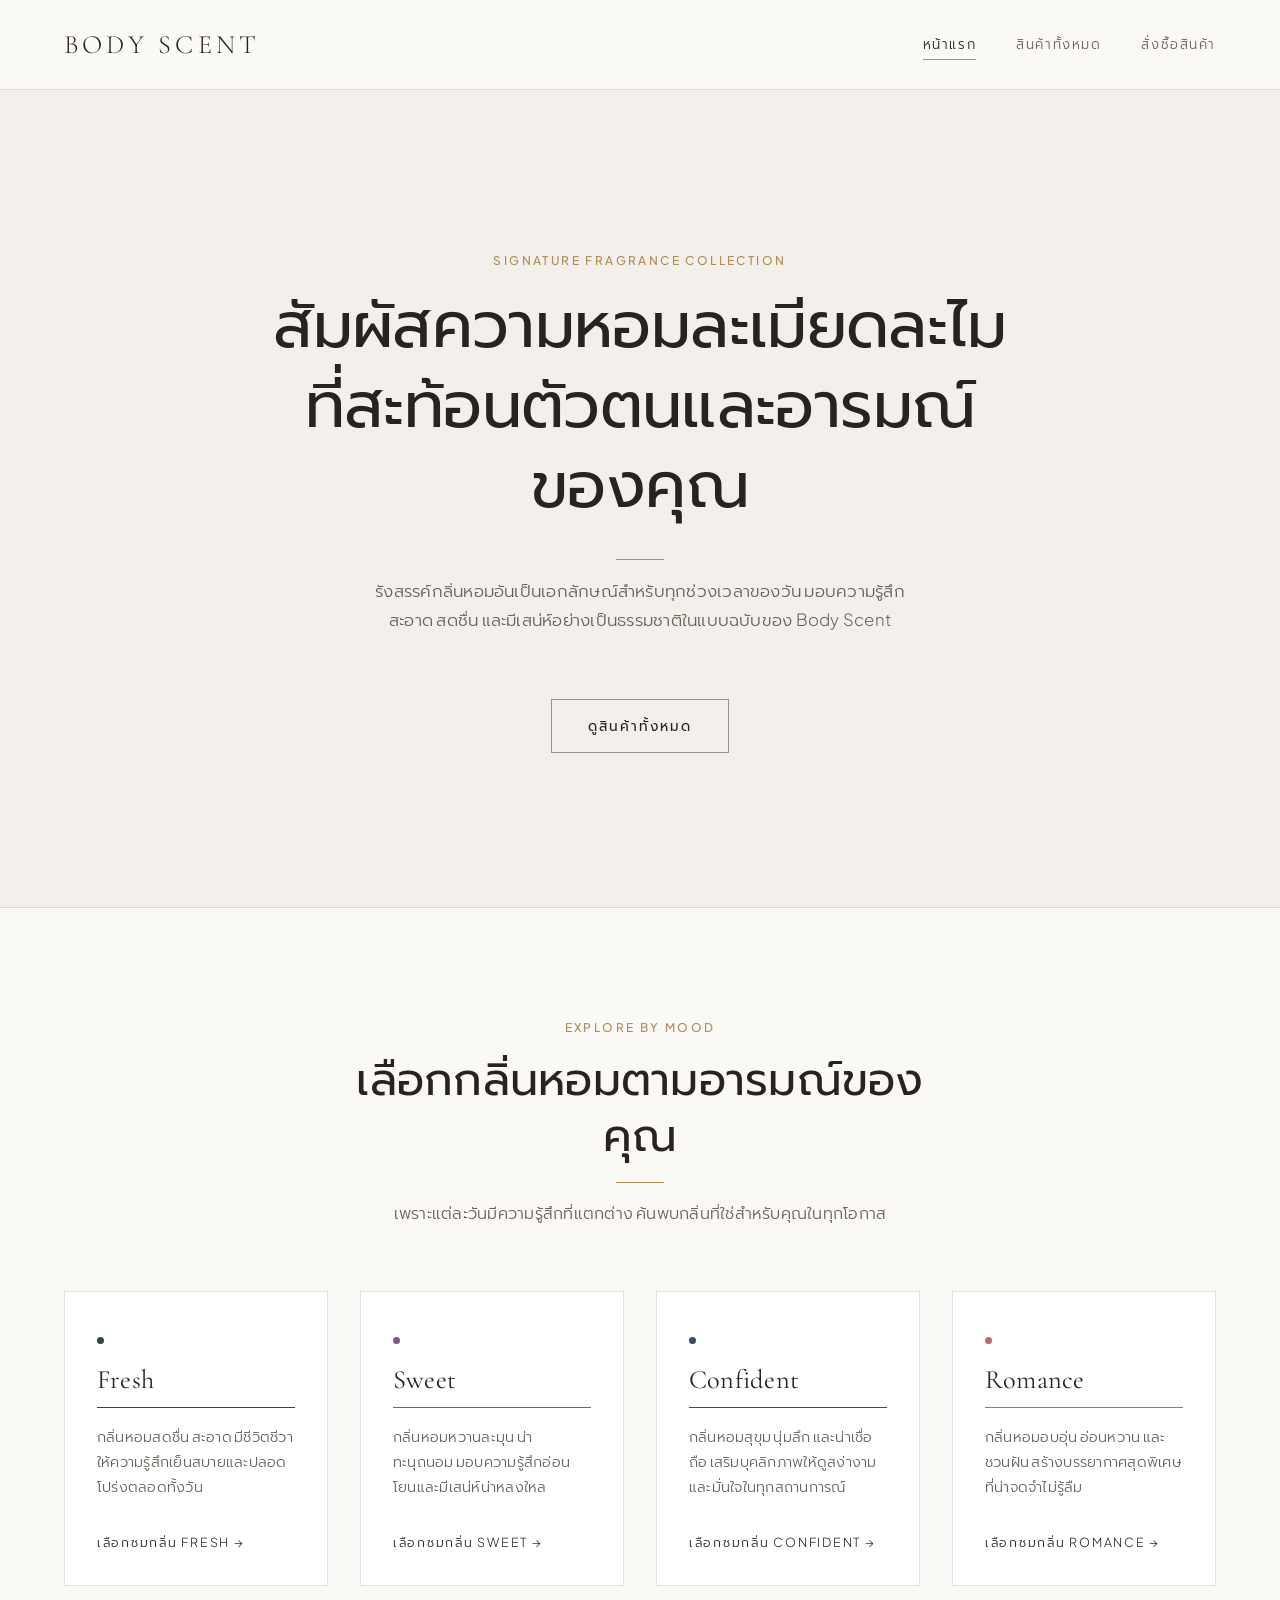
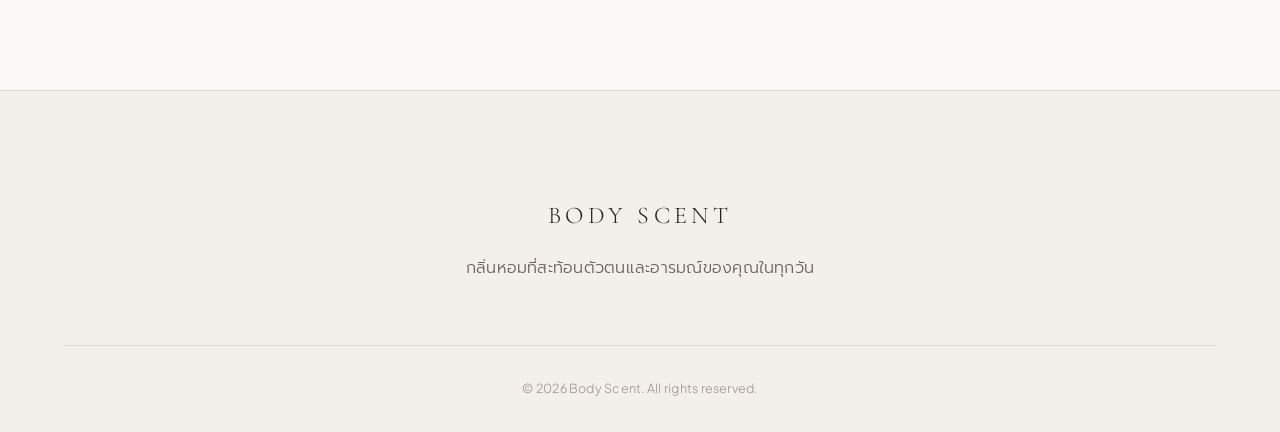
<file: landing_page/index.html>
<!DOCTYPE html>
<html lang="th">
<head>
  <meta charset="UTF-8">
  <meta name="viewport" content="width=device-width, initial-scale=1.0">
  <title>Body Scent — กลิ่นหอมที่สะท้อนตัวตนและอารมณ์ของคุณ</title>
  <link rel="stylesheet" href="style.css">
  <style>
    /* ปรับแต่งเฉพาะหน้า index.html ให้ Hero เต็มจอและการ์ด 4 Mood เรียบหรู */
    .hero--fullscreen {
      min-height: calc(100vh - 82px);
      display: flex;
      align-items: center;
      justify-content: center;
      text-align: center;
      background-color: var(--bg-secondary);
      border-bottom: 1px solid var(--border-light);
      padding: var(--space-xl) 0;
    }

    .hero-inner {
      max-width: 780px;
      margin: 0 auto;
    }

    .hero-inner h1 {
      margin-bottom: var(--space-md);
      font-weight: 400;
    }

    .hero-inner p {
      max-width: 560px;
      margin: 0 auto var(--space-lg);
      font-size: 1.05rem;
    }

    .mood-grid {
      display: grid;
      grid-template-columns: repeat(4, 1fr);
      gap: var(--space-md);
    }

    .mood-card {
      display: flex;
      flex-direction: column;
      justify-content: space-between;
      background-color: var(--bg-surface);
      border: 1px solid var(--border-light);
      padding: var(--space-md);
      transition: var(--transition-smooth);
    }

    .mood-card:hover {
      border-color: var(--accent-gold);
      transform: translateY(-4px);
    }

    .mood-card-header {
      margin-bottom: var(--space-sm);
    }

    .mood-card-title {
      font-family: var(--font-serif);
      font-size: 1.65rem;
      margin-top: 0.75rem;
      padding-bottom: 0.6rem;
      border-bottom: 1px solid var(--border-light);
      position: relative;
    }

    .mood-card[data-mood="fresh"] .mood-card-title {
      border-bottom-color: var(--mood-fresh);
    }

    .mood-card[data-mood="sweet"] .mood-card-title {
      border-bottom-color: var(--mood-sweet);
    }

    .mood-card[data-mood="confident"] .mood-card-title {
      border-bottom-color: var(--mood-confident);
    }

    .mood-card[data-mood="romance"] .mood-card-title {
      border-bottom-color: var(--mood-romance);
    }

    .mood-card-desc {
      font-size: 0.9rem;
      color: var(--text-secondary);
      margin-bottom: var(--space-md);
    }

    .mood-card-link {
      font-size: 0.78rem;
      letter-spacing: 0.14em;
      text-transform: uppercase;
      color: var(--text-primary);
      display: inline-flex;
      align-items: center;
      gap: 0.4rem;
    }

    .mood-card:hover .mood-card-link {
      color: var(--accent-gold);
    }

    @media (max-width: 960px) {
      .mood-grid {
        grid-template-columns: repeat(2, 1fr);
      }
    }

    @media (max-width: 640px) {
      .mood-grid {
        grid-template-columns: 1fr;
      }
    }
  </style>
</head>
<body>

  <!-- Navigation -->
  <header class="navbar">
    <div class="container">
      <a href="index.html" class="brand-logo">Body Scent</a>
      <nav class="nav-links">
        <a href="index.html" class="active">หน้าแรก</a>
        <a href="product.html">สินค้าทั้งหมด</a>
        <a href="order.html">สั่งซื้อสินค้า</a>
      </nav>
    </div>
  </header>

  <!-- Fullscreen Hero Section -->
  <section class="hero--fullscreen">
    <div class="container">
      <div class="hero-inner">
        <span class="eyebrow">Signature Fragrance Collection</span>
        <h1>สัมผัสความหอมละเมียดละไม ที่สะท้อนตัวตนและอารมณ์ของคุณ</h1>
        <div class="divider-gold"></div>
        <p>
          รังสรรค์กลิ่นหอมอันเป็นเอกลักษณ์สำหรับทุกช่วงเวลาของวัน 
          มอบความรู้สึกสะอาด สดชื่น และมีเสน่ห์อย่างเป็นธรรมชาติในแบบฉบับของ Body Scent
        </p>
        <a href="product.html" class="btn">ดูสินค้าทั้งหมด</a>
      </div>
    </div>
  </section>

  <!-- 4 Moods Section -->
  <section class="section">
    <div class="container">
      <div class="section-header">
        <span class="eyebrow">Explore By Mood</span>
        <h2>เลือกกลิ่นหอมตามอารมณ์ของคุณ</h2>
        <div class="divider-gold"></div>
        <p>เพราะแต่ละวันมีความรู้สึกที่แตกต่าง ค้นพบกลิ่นที่ใช่สำหรับคุณในทุกโอกาส</p>
      </div>

      <div class="mood-grid">
        <!-- Fresh -->
        <a href="product.html?mood=fresh" class="mood-card" data-mood="fresh">
          <div>
            <div class="mood-card-header">
              <span class="mood-dot mood-dot--fresh"></span>
              <h3 class="mood-card-title">Fresh</h3>
            </div>
            <p class="mood-card-desc">
              กลิ่นหอมสดชื่น สะอาด มีชีวิตชีวา ให้ความรู้สึกเย็นสบายและปลอดโปร่งตลอดทั้งวัน
            </p>
          </div>
          <span class="mood-card-link">เลือกชมกลิ่น Fresh &rarr;</span>
        </a>

        <!-- Sweet -->
        <a href="product.html?mood=sweet" class="mood-card" data-mood="sweet">
          <div>
            <div class="mood-card-header">
              <span class="mood-dot mood-dot--sweet"></span>
              <h3 class="mood-card-title">Sweet</h3>
            </div>
            <p class="mood-card-desc">
              กลิ่นหอมหวานละมุน น่าทะนุถนอม มอบความรู้สึกอ่อนโยนและมีเสน่ห์น่าหลงใหล
            </p>
          </div>
          <span class="mood-card-link">เลือกชมกลิ่น Sweet &rarr;</span>
        </a>

        <!-- Confident -->
        <a href="product.html?mood=confident" class="mood-card" data-mood="confident">
          <div>
            <div class="mood-card-header">
              <span class="mood-dot mood-dot--confident"></span>
              <h3 class="mood-card-title">Confident</h3>
            </div>
            <p class="mood-card-desc">
              กลิ่นหอมสุขุม นุ่มลึก และน่าเชื่อถือ เสริมบุคลิกภาพให้ดูสง่างามและมั่นใจในทุกสถานการณ์
            </p>
          </div>
          <span class="mood-card-link">เลือกชมกลิ่น Confident &rarr;</span>
        </a>

        <!-- Romance -->
        <a href="product.html?mood=romance" class="mood-card" data-mood="romance">
          <div>
            <div class="mood-card-header">
              <span class="mood-dot mood-dot--romance"></span>
              <h3 class="mood-card-title">Romance</h3>
            </div>
            <p class="mood-card-desc">
              กลิ่นหอมอบอุ่น อ่อนหวาน และชวนฝัน สร้างบรรยากาศสุดพิเศษที่น่าจดจำไม่รู้ลืม
            </p>
          </div>
          <span class="mood-card-link">เลือกชมกลิ่น Romance &rarr;</span>
        </a>
      </div>
    </div>
  </section>

  <!-- Footer -->
  <footer class="footer">
    <div class="container">
      <div class="footer-logo">Body Scent</div>
      <p>กลิ่นหอมที่สะท้อนตัวตนและอารมณ์ของคุณในทุกวัน</p>
      <div class="footer-copy">
        &copy; 2026 Body Scent. All rights reserved.
      </div>
    </div>
  </footer>

  <script src="script.js"></script>
</body>
</html>
</file>
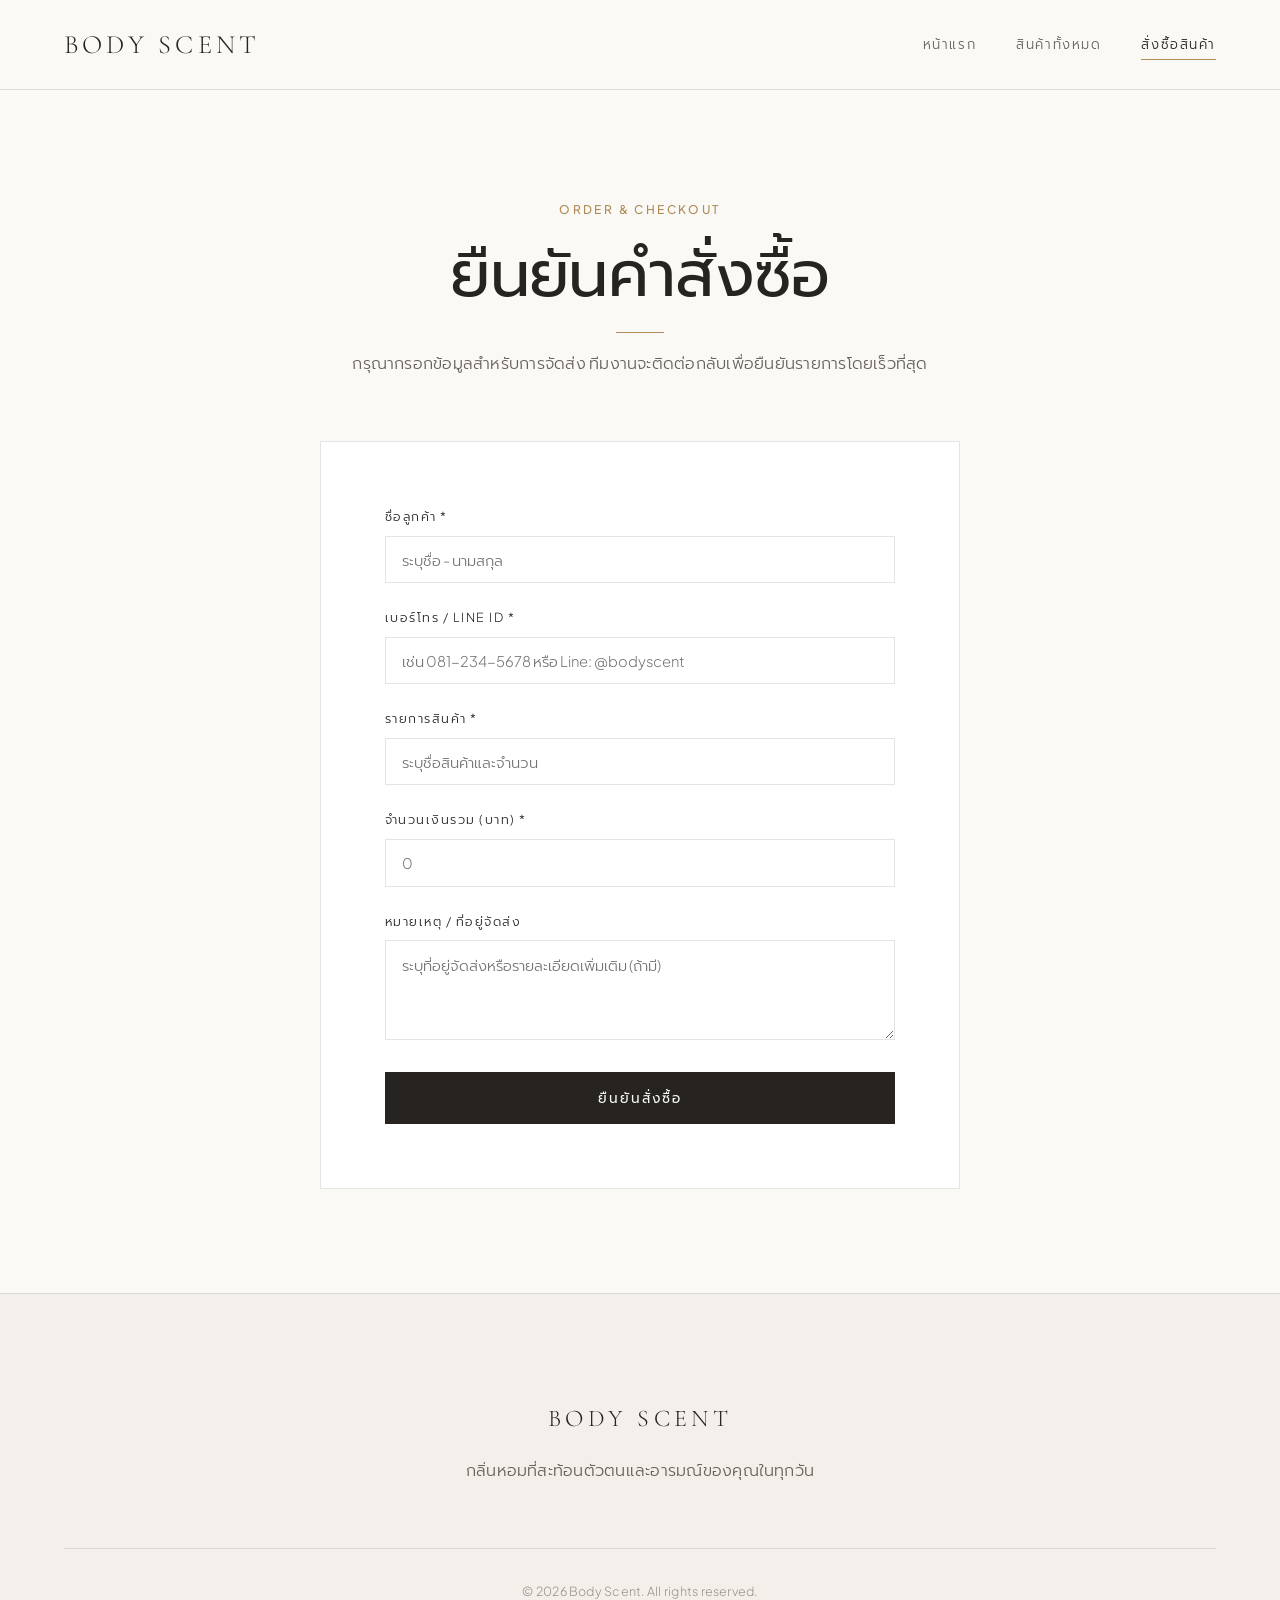
<file: landing_page/order.html>
<!DOCTYPE html>
<html lang="th">
<head>
  <meta charset="UTF-8">
  <meta name="viewport" content="width=device-width, initial-scale=1.0">
  <title>สั่งซื้อสินค้า — Body Scent</title>
  <link rel="stylesheet" href="style.css">
  <style>
    .order-wrapper {
      max-width: 640px;
      margin: 0 auto;
      background-color: var(--bg-surface);
      border: 1px solid var(--border-light);
      padding: var(--space-lg);
    }

    @media (max-width: 640px) {
      .order-wrapper {
        padding: var(--space-md) 1.5rem;
      }
    }
  </style>
</head>
<body>

  <!-- Navigation -->
  <header class="navbar">
    <div class="container">
      <a href="index.html" class="brand-logo">Body Scent</a>
      <nav class="nav-links">
        <a href="index.html">หน้าแรก</a>
        <a href="product.html">สินค้าทั้งหมด</a>
        <a href="order.html" class="active">สั่งซื้อสินค้า</a>
      </nav>
    </div>
  </header>

  <!-- Order Form Section -->
  <main class="section">
    <div class="container">
      <div class="section-header">
        <span class="eyebrow">Order & Checkout</span>
        <h1>ยืนยันคำสั่งซื้อ</h1>
        <div class="divider-gold"></div>
        <p>กรุณากรอกข้อมูลสำหรับการจัดส่ง ทีมงานจะติดต่อกลับเพื่อยืนยันรายการโดยเร็วที่สุด</p>
      </div>

      <div class="order-wrapper">
        <form id="orderForm">
          <div class="form-group">
            <label for="customerName" class="form-label">ชื่อลูกค้า *</label>
            <input type="text" id="customerName" name="customerName" class="form-control" placeholder="ระบุชื่อ - นามสกุล" required>
          </div>

          <div class="form-group">
            <label for="contact" class="form-label">เบอร์โทร / Line ID *</label>
            <input type="text" id="contact" name="contact" class="form-control" placeholder="เช่น 081-234-5678 หรือ Line: @bodyscent" required>
          </div>

          <div class="form-group">
            <label for="items" class="form-label">รายการสินค้า *</label>
            <input type="text" id="items" name="items" class="form-control" placeholder="ระบุชื่อสินค้าและจำนวน" required>
          </div>

          <div class="form-group">
            <label for="total" class="form-label">จำนวนเงินรวม (บาท) *</label>
            <input type="number" id="total" name="total" class="form-control" placeholder="0" required>
          </div>

          <div class="form-group">
            <label for="note" class="form-label">หมายเหตุ / ที่อยู่จัดส่ง</label>
            <textarea id="note" name="note" class="form-control" placeholder="ระบุที่อยู่จัดส่งหรือรายละเอียดเพิ่มเติม (ถ้ามี)"></textarea>
          </div>

          <button type="submit" class="btn btn--primary btn--full">ยืนยันสั่งซื้อ</button>
        </form>
      </div>
    </div>
  </main>

  <!-- Footer -->
  <footer class="footer">
    <div class="container">
      <div class="footer-logo">Body Scent</div>
      <p>กลิ่นหอมที่สะท้อนตัวตนและอารมณ์ของคุณในทุกวัน</p>
      <div class="footer-copy">
        &copy; 2026 Body Scent. All rights reserved.
      </div>
    </div>
  </footer>

  <script src="script.js"></script>
</body>
</html>
</file>
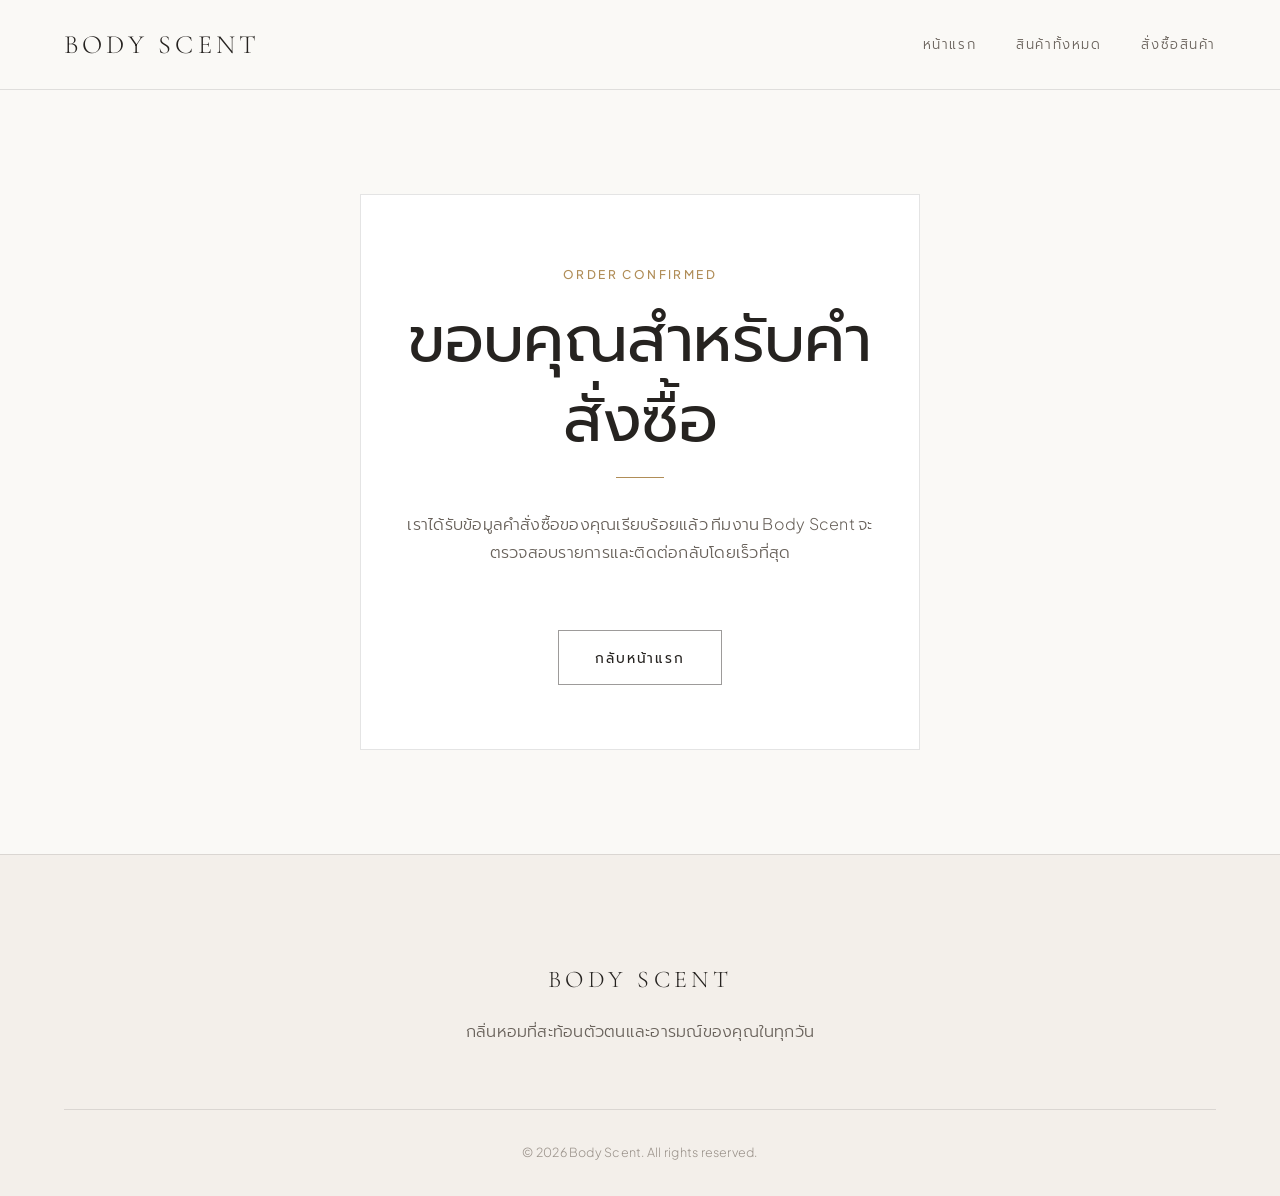
<file: landing_page/thankyou.html>
<!DOCTYPE html>
<html lang="th">
<head>
  <meta charset="UTF-8">
  <meta name="viewport" content="width=device-width, initial-scale=1.0">
  <title>ขอบคุณสำหรับคำสั่งซื้อ — Body Scent</title>
  <link rel="stylesheet" href="style.css">
  <style>
    .thankyou-section {
      min-height: calc(100vh - 240px);
      display: flex;
      align-items: center;
      justify-content: center;
      text-align: center;
      padding: var(--space-xl) 0;
    }

    .thankyou-box {
      max-width: 560px;
      margin: 0 auto;
      background-color: var(--bg-surface);
      border: 1px solid var(--border-light);
      padding: var(--space-lg) var(--space-md);
    }

    .thankyou-box p {
      margin: var(--space-md) 0 var(--space-lg);
    }
  </style>
</head>
<body>

  <!-- Navigation -->
  <header class="navbar">
    <div class="container">
      <a href="index.html" class="brand-logo">Body Scent</a>
      <nav class="nav-links">
        <a href="index.html">หน้าแรก</a>
        <a href="product.html">สินค้าทั้งหมด</a>
        <a href="order.html">สั่งซื้อสินค้า</a>
      </nav>
    </div>
  </header>

  <!-- Thank You Content -->
  <main class="thankyou-section">
    <div class="container">
      <div class="thankyou-box">
        <span class="eyebrow">Order Confirmed</span>
        <h1>ขอบคุณสำหรับคำสั่งซื้อ</h1>
        <div class="divider-gold"></div>
        <p>
          เราได้รับข้อมูลคำสั่งซื้อของคุณเรียบร้อยแล้ว 
          ทีมงาน Body Scent จะตรวจสอบรายการและติดต่อกลับโดยเร็วที่สุด
        </p>
        <a href="index.html" class="btn">กลับหน้าแรก</a>
      </div>
    </div>
  </main>

  <!-- Footer -->
  <footer class="footer">
    <div class="container">
      <div class="footer-logo">Body Scent</div>
      <p>กลิ่นหอมที่สะท้อนตัวตนและอารมณ์ของคุณในทุกวัน</p>
      <div class="footer-copy">
        &copy; 2026 Body Scent. All rights reserved.
      </div>
    </div>
  </footer>

  <script src="script.js"></script>
</body>
</html>
</file>
<file: landing_page/style.css>
/* ==========================================================================
   1. Google Fonts Import (Serif & Sans-Serif Pairing + Thai Support)
   ========================================================================== */
@import url('https://fonts.googleapis.com/css2?family=Cormorant+Garamond:ital,wght@0,400;0,500;0,600;1,400&family=Plus+Jakarta+Sans:wght@300;400;500&family=Prompt:wght@300;400;500&display=swap');

/* ==========================================================================
   2. CSS Variables & Design Tokens
   ========================================================================== */
:root {
  /* Core Neutral Palette (ขาว - ครีม - เบจเข้ม) */
  --bg-primary: #FAF9F6;       /* Off-white / Alabaster */
  --bg-secondary: #F3EFEA;     /* Soft Cream */
  --bg-tertiary: #E6DFD5;      /* Warm Dark Beige */
  --bg-surface: #FFFFFF;       /* Pure White for clean cards/modals */

  /* Typography Colors */
  --text-primary: #262320;     /* Deep Charcoal Espresso */
  --text-secondary: #68615A;   /* Muted Warm Gray */
  --text-muted: #9A928A;       /* Subtle Taupe */

  /* Luxury Accent (ทอง / บรอนซ์อ่อน) */
  --accent-gold: #B08D57;      /* Soft Champagne Gold / Bronze */
  --accent-gold-hover: #937240;
  --accent-gold-light: rgba(176, 141, 87, 0.12);

  /* Borders & Hairlines */
  --border-light: rgba(38, 35, 32, 0.12);
  --border-dark: rgba(38, 35, 32, 0.45);

  /* Subtle Mood Accents (ใช้แตะเฉพาะจุดเล็กๆ) */
  --mood-fresh: #2E4A3E;       /* เขียวเข้ม (Deep Forest Sage) */
  --mood-sweet: #7A5C78;       /* ม่วงกลาง (Muted Plum) */
  --mood-confident: #3B4D5E;   /* น้ำเงินเทาเข้ม (Slate Navy) */
  --mood-romance: #B86B6B;     /* แดงอ่อน (Dusty Rose) */

  /* Typography Families */
  --font-serif: 'Cormorant Garamond', 'Prompt', Georgia, serif;
  --font-sans: 'Plus Jakarta Sans', 'Prompt', -apple-system, BlinkMacSystemFont, sans-serif;

  /* Generous Luxury Spacing */
  --space-xs: 0.5rem;          /* 8px */
  --space-sm: 1rem;            /* 16px */
  --space-md: 2rem;            /* 32px */
  --space-lg: 4rem;            /* 64px */
  --space-xl: 6.5rem;          /* 104px */
  --space-2xl: 9rem;           /* 144px */

  /* Layout & Transitions */
  --container-max: 1200px;
  --radius-none: 0px;
  --radius-subtle: 2px;
  --transition-smooth: all 0.4s cubic-bezier(0.22, 1, 0.36, 1);
}

/* ==========================================================================
   3. Reset & Base Styles
   ========================================================================== */
*, *::before, *::after {
  box-sizing: border-box;
  margin: 0;
  padding: 0;
}

html {
  scroll-behavior: smooth;
  font-size: 16px;
}

body {
  background-color: var(--bg-primary);
  color: var(--text-primary);
  font-family: var(--font-sans);
  font-weight: 300;
  line-height: 1.75;
  letter-spacing: 0.015em;
  -webkit-font-smoothing: antialiased;
  -moz-osx-font-smoothing: grayscale;
  overflow-x: hidden;
}

img {
  max-width: 100%;
  display: block;
}

a {
  color: inherit;
  text-decoration: none;
  transition: var(--transition-smooth);
}

ul {
  list-style: none;
}

/* ==========================================================================
   4. Typography System
   ========================================================================== */
h1, h2, h3, h4, .font-serif {
  font-family: var(--font-serif);
  font-weight: 400;
  line-height: 1.25;
  color: var(--text-primary);
}

h1 {
  font-size: clamp(2.5rem, 5vw, 4.25rem);
  letter-spacing: -0.01em;
}

h2 {
  font-size: clamp(2rem, 3.5vw, 3rem);
  margin-bottom: var(--space-sm);
}

h3 {
  font-size: clamp(1.35rem, 2vw, 1.75rem);
}

.eyebrow {
  display: inline-block;
  font-family: var(--font-sans);
  font-size: 0.75rem;
  font-weight: 500;
  text-transform: uppercase;
  letter-spacing: 0.2em;
  color: var(--accent-gold);
  margin-bottom: var(--space-sm);
}

p {
  color: var(--text-secondary);
  margin-bottom: var(--space-sm);
}

/* ==========================================================================
   5. Layout & Generous Spacing Utilities
   ========================================================================== */
.container {
  width: 90%;
  max-width: var(--container-max);
  margin: 0 auto;
}

.section {
  padding: var(--space-xl) 0;
}

.section--cream {
  background-color: var(--bg-secondary);
}

.section--beige {
  background-color: var(--bg-tertiary);
}

.section-header {
  text-align: center;
  max-width: 640px;
  margin: 0 auto var(--space-lg);
}

.divider-gold {
  width: 48px;
  height: 1px;
  background-color: var(--accent-gold);
  margin: var(--space-sm) auto;
}

/* ==========================================================================
   6. Minimalist Buttons (เส้นบาง สีเข้มนุ่มตา ไม่ฉูดฉาด)
   ========================================================================== */
.btn {
  display: inline-flex;
  align-items: center;
  justify-content: center;
  gap: 0.65rem;
  padding: 0.9rem 2.25rem;
  font-family: var(--font-sans);
  font-size: 0.85rem;
  font-weight: 400;
  letter-spacing: 0.14em;
  text-transform: uppercase;
  border: 1px solid var(--border-dark);
  border-radius: var(--radius-none);
  background: transparent;
  color: var(--text-primary);
  cursor: pointer;
  transition: var(--transition-smooth);
}

.btn:hover {
  background-color: var(--text-primary);
  color: var(--bg-primary);
  border-color: var(--text-primary);
}

.btn--primary {
  background-color: var(--text-primary);
  color: var(--bg-primary);
  border-color: var(--text-primary);
}

.btn--primary:hover {
  background-color: var(--accent-gold);
  border-color: var(--accent-gold);
  color: #FFFFFF;
}

.btn--gold {
  border-color: var(--accent-gold);
  color: var(--accent-gold);
}

.btn--gold:hover {
  background-color: var(--accent-gold);
  color: #FFFFFF;
}

.btn--sm {
  padding: 0.6rem 1.4rem;
  font-size: 0.78rem;
}

.btn--full {
  width: 100%;
}

/* ==========================================================================
   7. Navigation Header
   ========================================================================== */
.navbar {
  position: sticky;
  top: 0;
  z-index: 100;
  background-color: rgba(250, 249, 246, 0.92);
  backdrop-filter: blur(10px);
  border-bottom: 1px solid var(--border-light);
  padding: 1.35rem 0;
}

.navbar .container {
  display: flex;
  align-items: center;
  justify-content: space-between;
}

.brand-logo {
  font-family: var(--font-serif);
  font-size: 1.65rem;
  letter-spacing: 0.16em;
  text-transform: uppercase;
  color: var(--text-primary);
}

.nav-links {
  display: flex;
  align-items: center;
  gap: 2.5rem;
}

.nav-links a {
  font-size: 0.82rem;
  letter-spacing: 0.12em;
  text-transform: uppercase;
  color: var(--text-secondary);
  position: relative;
}

.nav-links a::after {
  content: '';
  position: absolute;
  left: 0;
  bottom: -4px;
  width: 0;
  height: 1px;
  background-color: var(--accent-gold);
  transition: var(--transition-smooth);
}

.nav-links a:hover,
.nav-links a.active {
  color: var(--text-primary);
}

.nav-links a:hover::after,
.nav-links a.active::after {
  width: 100%;
}

.cart-trigger {
  position: relative;
  background: none;
  border: 1px solid var(--border-light);
  padding: 0.5rem 1.1rem;
  font-family: var(--font-sans);
  font-size: 0.8rem;
  letter-spacing: 0.1em;
  color: var(--text-primary);
  cursor: pointer;
  transition: var(--transition-smooth);
}

.cart-trigger:hover {
  border-color: var(--accent-gold);
}

.cart-count {
  color: var(--accent-gold);
  font-weight: 500;
  margin-left: 0.25rem;
}

/* ==========================================================================
   8. Hero Section
   ========================================================================== */
.hero {
  padding: var(--space-2xl) 0 var(--space-xl);
  background-color: var(--bg-secondary);
  border-bottom: 1px solid var(--border-light);
}

.hero-grid {
  display: grid;
  grid-template-columns: 1.1fr 0.9fr;
  gap: var(--space-xl);
  align-items: center;
}

.hero-content p {
  font-size: 1.05rem;
  max-width: 480px;
  margin: var(--space-md) 0 var(--space-lg);
}

.hero-image-wrapper {
  position: relative;
  padding: 1.25rem;
  border: 1px solid var(--border-light);
  background-color: var(--bg-primary);
}

.hero-image-wrapper img {
  width: 100%;
  aspect-ratio: 4 / 5;
  object-fit: cover;
}

/* ==========================================================================
   9. Filter Bar & Subtle Mood Indicators
   ========================================================================== */
.filter-bar {
  display: flex;
  flex-wrap: wrap;
  justify-content: center;
  gap: 1rem;
  margin-bottom: var(--space-lg);
}

.filter-btn {
  background: transparent;
  border: 1px solid transparent;
  border-bottom: 1px solid var(--border-light);
  padding: 0.5rem 1.25rem;
  font-family: var(--font-sans);
  font-size: 0.82rem;
  letter-spacing: 0.12em;
  text-transform: uppercase;
  color: var(--text-secondary);
  cursor: pointer;
  display: inline-flex;
  align-items: center;
  gap: 0.5rem;
  transition: var(--transition-smooth);
}

.filter-btn:hover,
.filter-btn.active {
  color: var(--text-primary);
  border-bottom-color: var(--accent-gold);
}

/* จุดสีเล็กๆ ประจำแต่ละ Mood (ไม่ทาสีพื้นหลังการ์ด) */
.mood-dot {
  width: 7px;
  height: 7px;
  border-radius: 50%;
  display: inline-block;
  flex-shrink: 0;
}

.mood-dot--fresh     { background-color: var(--mood-fresh); }
.mood-dot--sweet     { background-color: var(--mood-sweet); }
.mood-dot--confident { background-color: var(--mood-confident); }
.mood-dot--romance   { background-color: var(--mood-romance); }

/* เส้นขีดบางๆ ใต้หัวข้อหรือแถบระบุ Mood แบบมินิมอล */
.mood-tag {
  display: inline-flex;
  align-items: center;
  gap: 0.45rem;
  font-size: 0.72rem;
  letter-spacing: 0.16em;
  text-transform: uppercase;
  color: var(--text-secondary);
  padding-bottom: 0.35rem;
  border-bottom: 1.5px solid transparent;
}

.mood-tag[data-mood="fresh"]     { border-bottom-color: var(--mood-fresh); }
.mood-tag[data-mood="sweet"]     { border-bottom-color: var(--mood-sweet); }
.mood-tag[data-mood="confident"] { border-bottom-color: var(--mood-confident); }
.mood-tag[data-mood="romance"]   { border-bottom-color: var(--mood-romance); }

/* ==========================================================================
   10. Product Grid & Minimalist Cards
   ========================================================================== */
.product-grid {
  display: grid;
  grid-template-columns: repeat(auto-fill, minmax(300px, 1fr));
  gap: var(--space-lg) var(--space-md);
}

.product-card {
  background-color: var(--bg-surface);
  border: 1px solid var(--border-light);
  display: flex;
  flex-direction: column;
  transition: var(--transition-smooth);
}

.product-card:hover {
  border-color: var(--accent-gold);
  transform: translateY(-4px);
}

.product-image {
  position: relative;
  background-color: var(--bg-secondary);
  aspect-ratio: 4 / 5;
  overflow: hidden;
}

.product-image img {
  width: 100%;
  height: 100%;
  object-fit: cover;
  transition: transform 0.8s cubic-bezier(0.22, 1, 0.36, 1);
}

.product-card:hover .product-image img {
  transform: scale(1.03);
}

.product-info {
  padding: var(--space-md);
  display: flex;
  flex-direction: column;
  flex-grow: 1;
}

.product-meta {
  display: flex;
  justify-content: space-between;
  align-items: center;
  margin-bottom: 0.75rem;
}

.product-size {
  font-size: 0.75rem;
  color: var(--text-muted);
  letter-spacing: 0.08em;
}

.product-title {
  font-family: var(--font-serif);
  font-size: 1.45rem;
  margin-bottom: 0.6rem;
  color: var(--text-primary);
}

.product-desc {
  font-size: 0.88rem;
  color: var(--text-secondary);
  margin-bottom: var(--space-md);
  flex-grow: 1;
}

.product-footer {
  display: flex;
  align-items: center;
  justify-content: space-between;
  padding-top: var(--space-sm);
  border-top: 1px solid var(--border-light);
}

.product-price {
  font-family: var(--font-serif);
  font-size: 1.35rem;
  color: var(--text-primary);
}

/* ==========================================================================
   11. Forms & Checkout Inputs
   ========================================================================== */
.form-group {
  margin-bottom: 1.5rem;
}

.form-label {
  display: block;
  font-size: 0.78rem;
  letter-spacing: 0.12em;
  text-transform: uppercase;
  color: var(--text-primary);
  margin-bottom: 0.5rem;
}

.form-control {
  width: 100%;
  padding: 0.85rem 1rem;
  font-family: var(--font-sans);
  font-size: 0.92rem;
  font-weight: 300;
  color: var(--text-primary);
  background-color: var(--bg-surface);
  border: 1px solid var(--border-light);
  border-radius: var(--radius-none);
  transition: var(--transition-smooth);
}

.form-control:focus {
  outline: none;
  border-color: var(--accent-gold);
}

textarea.form-control {
  min-height: 100px;
  resize: vertical;
}

/* ==========================================================================
   12. Cart Drawer / Modal Overlay
   ========================================================================== */
.modal-backdrop {
  position: fixed;
  inset: 0;
  background-color: rgba(38, 35, 32, 0.45);
  backdrop-filter: blur(3px);
  z-index: 200;
  opacity: 0;
  visibility: hidden;
  transition: var(--transition-smooth);
}

.modal-backdrop.open {
  opacity: 1;
  visibility: visible;
}

.cart-drawer {
  position: fixed;
  top: 0;
  right: 0;
  width: 100%;
  max-width: 460px;
  height: 100vh;
  background-color: var(--bg-primary);
  border-left: 1px solid var(--border-light);
  z-index: 210;
  padding: var(--space-md);
  display: flex;
  flex-direction: column;
  transform: translateX(100%);
  transition: var(--transition-smooth);
}

.cart-drawer.open {
  transform: translateX(0);
}

.drawer-header {
  display: flex;
  justify-content: space-between;
  align-items: center;
  padding-bottom: var(--space-sm);
  border-bottom: 1px solid var(--border-light);
}

.close-btn {
  background: none;
  border: none;
  font-size: 1.5rem;
  color: var(--text-secondary);
  cursor: pointer;
}

.drawer-body {
  flex-grow: 1;
  overflow-y: auto;
  padding: var(--space-md) 0;
}

.drawer-footer {
  border-top: 1px solid var(--border-light);
  padding-top: var(--space-sm);
}

/* ==========================================================================
   13. Footer
   ========================================================================== */
.footer {
  background-color: var(--bg-secondary);
  border-top: 1px solid var(--border-light);
  padding: var(--space-xl) 0 var(--space-md);
  text-align: center;
}

.footer-logo {
  font-family: var(--font-serif);
  font-size: 1.5rem;
  letter-spacing: 0.18em;
  text-transform: uppercase;
  margin-bottom: var(--space-sm);
}

.footer-copy {
  font-size: 0.78rem;
  color: var(--text-muted);
  margin-top: var(--space-lg);
  padding-top: var(--space-md);
  border-top: 1px solid var(--border-light);
}

/* ==========================================================================
   14. Responsive Design (Tablet & Mobile)
   ========================================================================== */
@media (max-width: 960px) {
  :root {
    --space-xl: 4.5rem;
    --space-2xl: 6rem;
  }

  .hero-grid {
    grid-template-columns: 1fr;
    gap: var(--space-lg);
    text-align: center;
  }

  .hero-content p {
    margin-left: auto;
    margin-right: auto;
  }

  .hero-image-wrapper {
    max-width: 480px;
    margin: 0 auto;
  }
}

@media (max-width: 640px) {
  :root {
    --space-lg: 2.75rem;
    --space-xl: 3.5rem;
  }

  .nav-links {
    display: none;
  }

  .brand-logo {
    font-size: 1.35rem;
  }

  .product-grid {
    grid-template-columns: 1fr;
  }

  .btn {
    padding: 0.85rem 1.5rem;
    font-size: 0.8rem;
  }

  .cart-drawer {
    padding: 1.5rem;
  }
}
</file>
